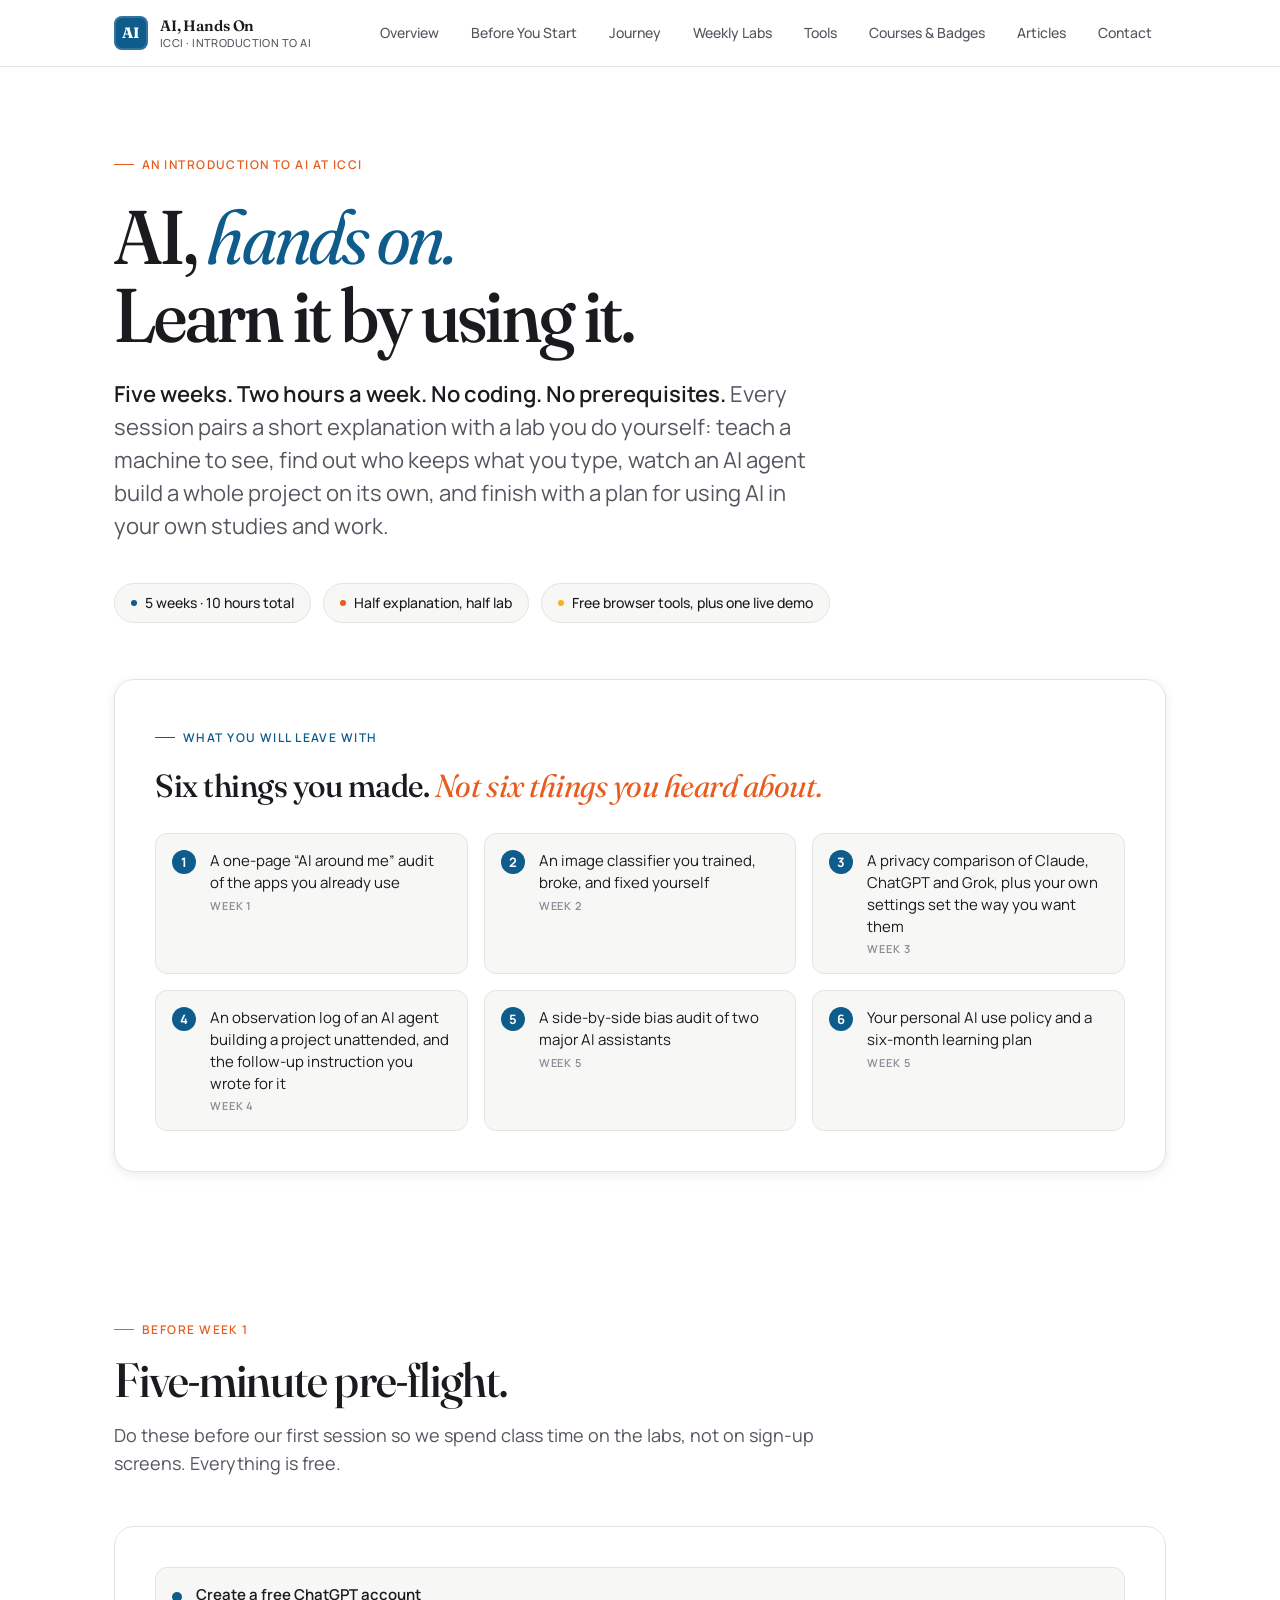
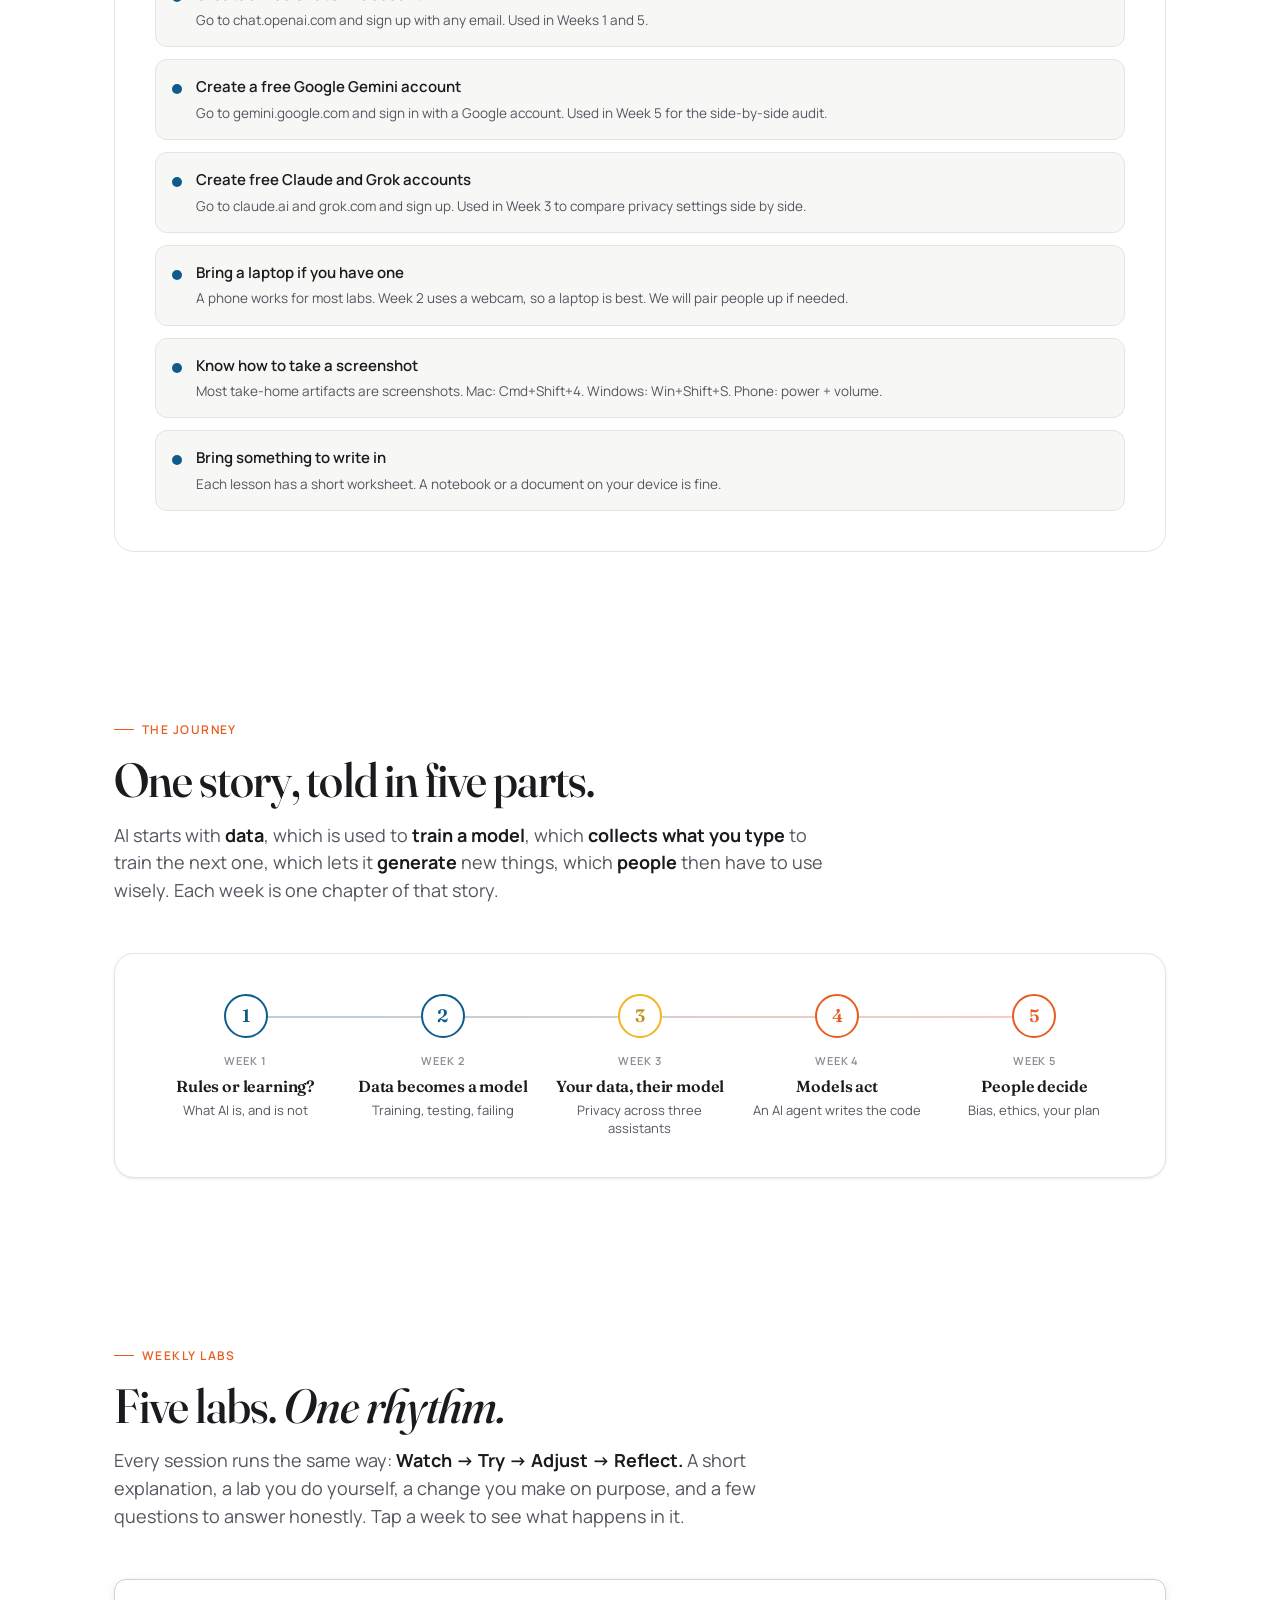
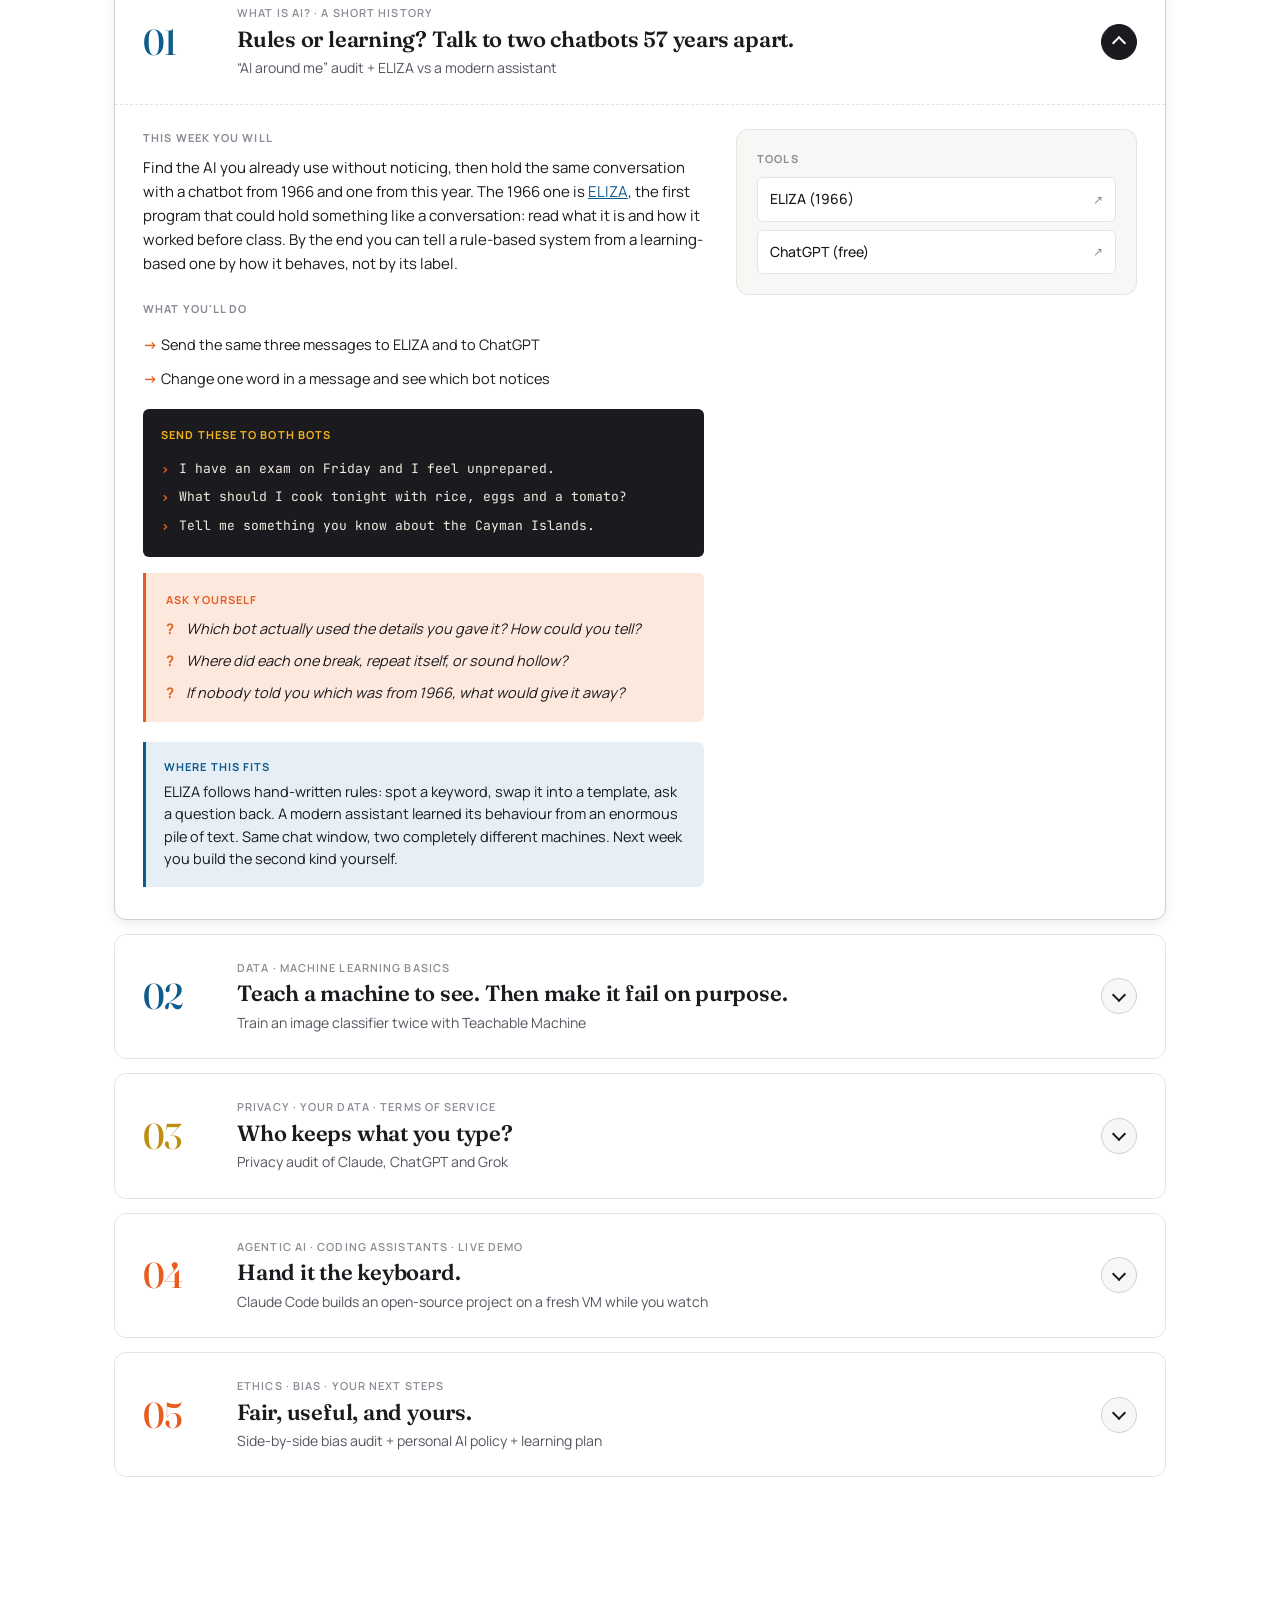
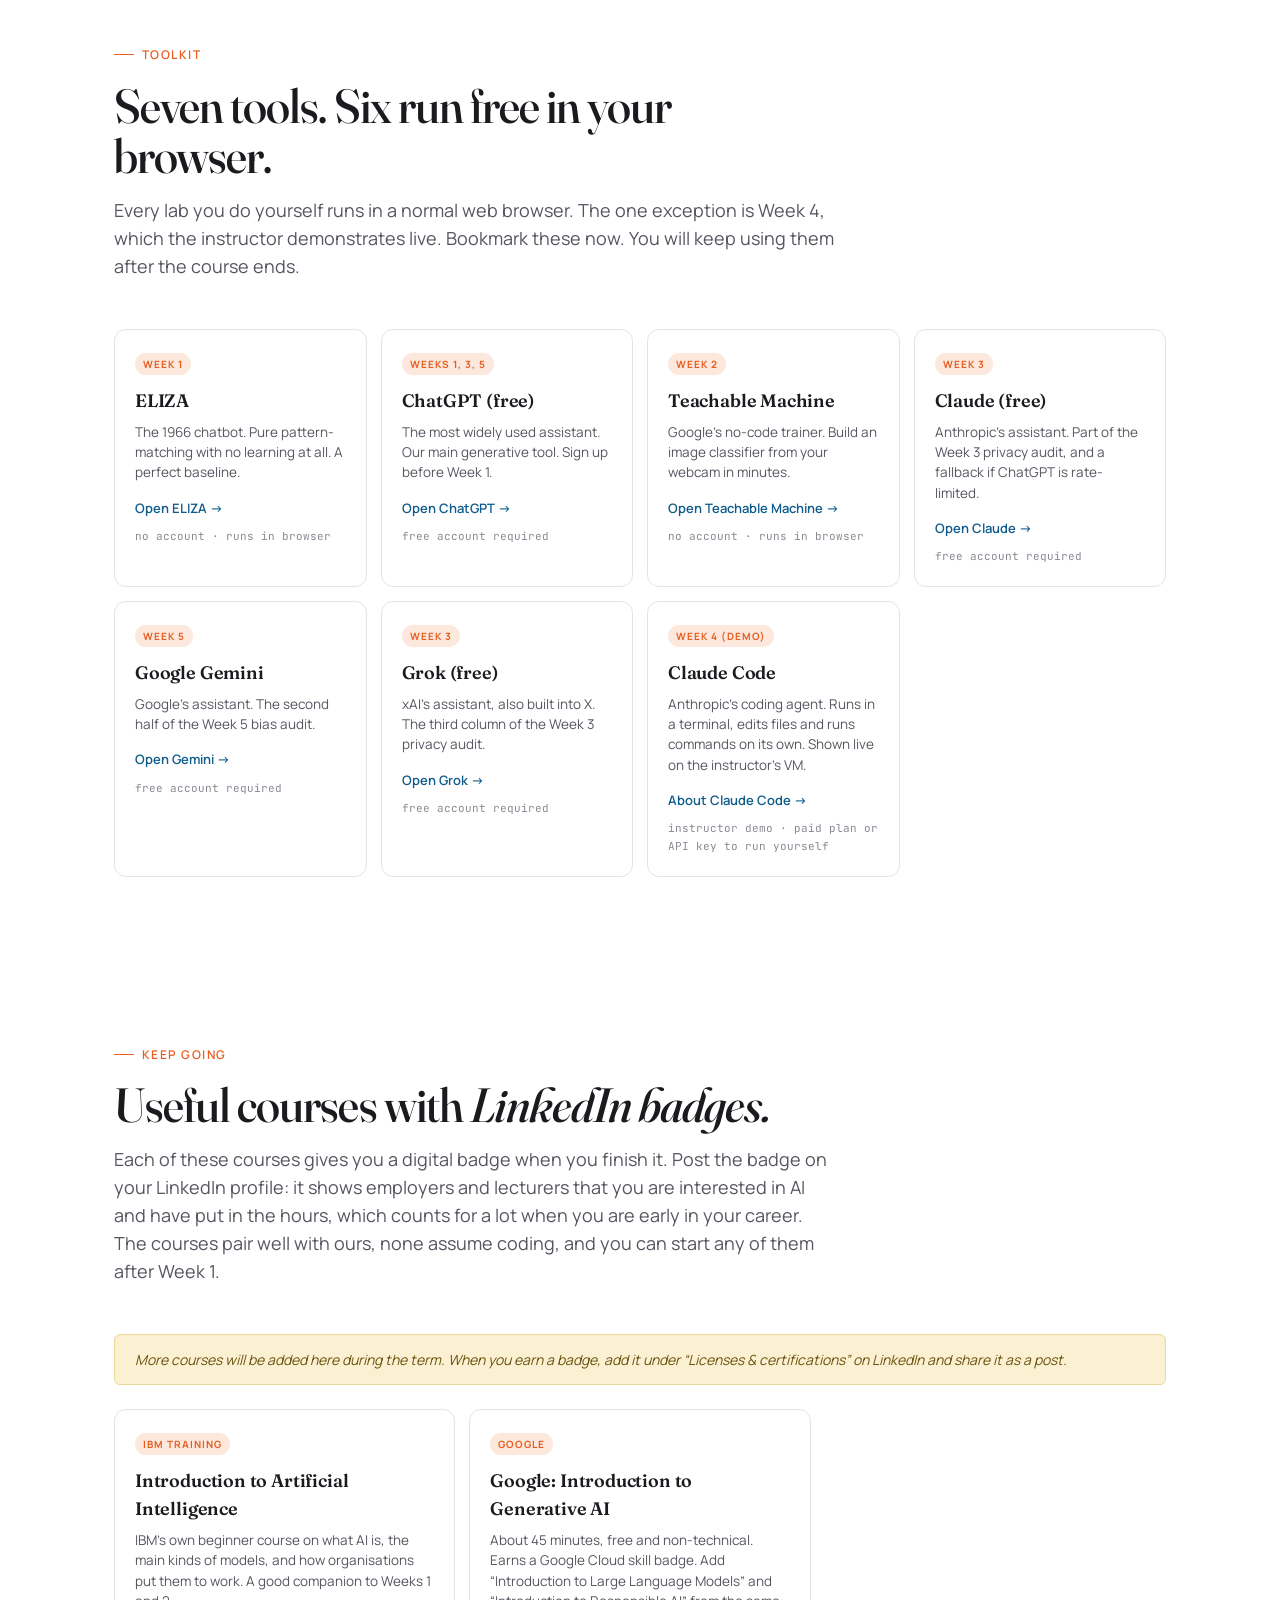
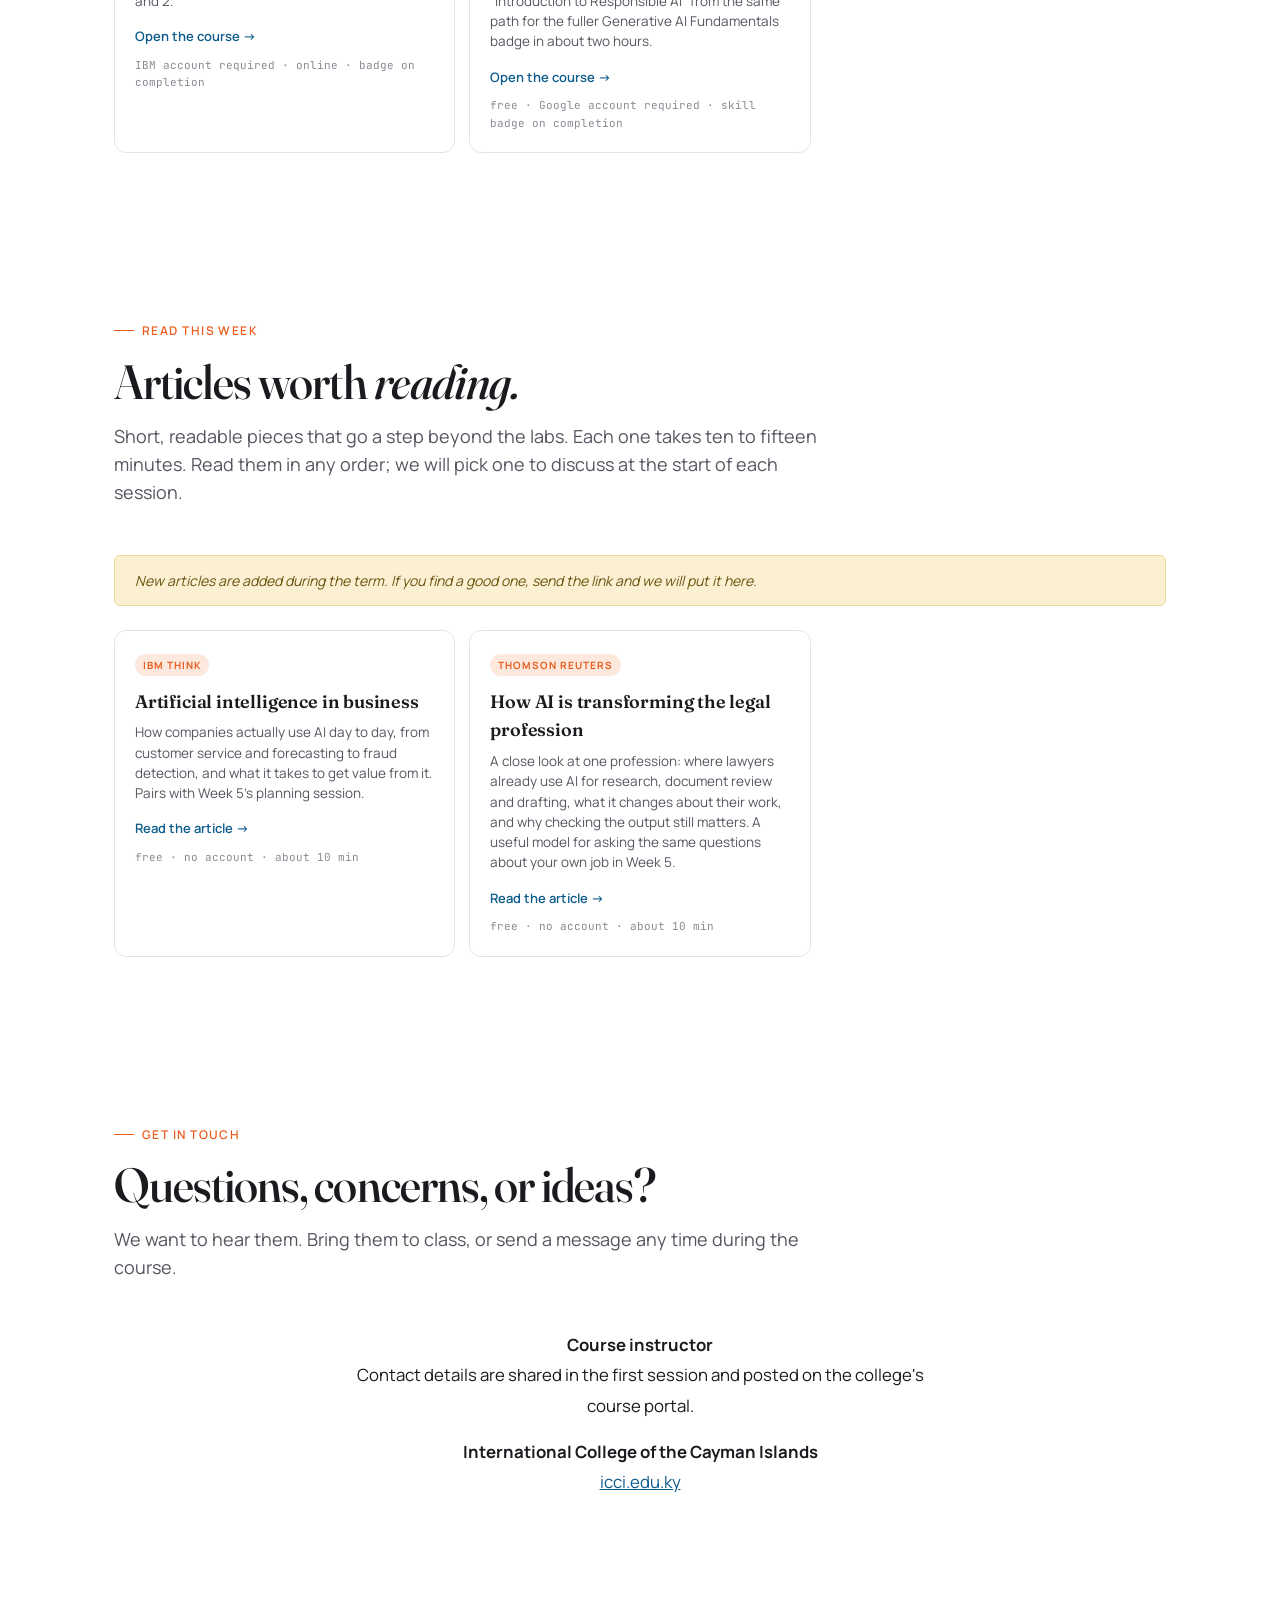
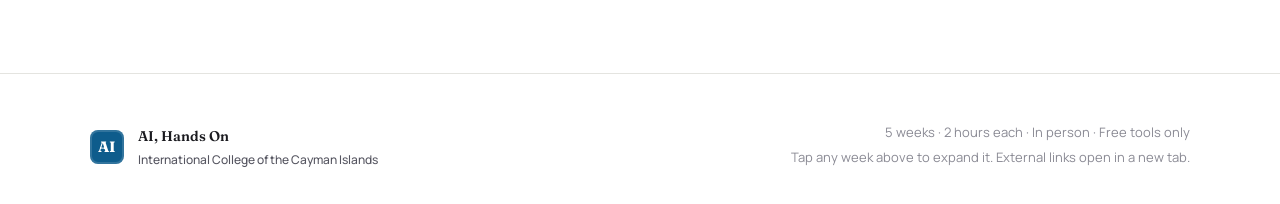
<file: index.html>
<!DOCTYPE html>
<html lang="en">
<head>
<meta charset="UTF-8">
<meta name="viewport" content="width=device-width, initial-scale=1.0">
<meta name="description" content="AI, Hands On — a five-week, no-code introduction to artificial intelligence at the International College of the Cayman Islands. Learn AI by using it.">
<title>AI, Hands On — ICCI Introduction to AI</title>
<link rel="preconnect" href="https://fonts.googleapis.com">
<link rel="preconnect" href="https://fonts.gstatic.com" crossorigin>
<link href="https://fonts.googleapis.com/css2?family=Fraunces:ital,opsz,wght@0,9..144,400;0,9..144,500;0,9..144,600;0,9..144,700;1,9..144,400&family=Manrope:wght@400;500;600;700&family=JetBrains+Mono:wght@400;500&display=swap" rel="stylesheet">
<link rel="stylesheet" href="assets/css/site.css">
</head>
<body>
<a class="skip-link" href="#main">Skip to content</a>

<!-- ============ NAV ============ -->
<nav class="nav" aria-label="Site">
  <div class="nav-inner">
    <a href="#top" class="nav-brand">
      <span class="brand-mark" aria-hidden="true">AI</span>
      <span class="nav-brand-text">
        AI, Hands On
        <small>ICCI &middot; Introduction to AI</small>
      </span>
    </a>
    <button class="nav-toggle" id="navToggle" aria-label="Open menu" aria-expanded="false" aria-controls="navLinks">☰</button>
    <ul class="nav-links" id="navLinks">
      <li><a href="#overview">Overview</a></li>
      <li><a href="#start">Before You Start</a></li>
      <li><a href="#journey">Journey</a></li>
      <li><a href="#weeks">Weekly Labs</a></li>
      <li><a href="#tools">Tools</a></li>
      <li><a href="#courses">Courses &amp; Badges</a></li>
      <li><a href="#articles">Articles</a></li>
      <li><a href="#contact">Contact</a></li>
    </ul>
  </div>
</nav>

<main id="main">

<!-- ============ HERO ============ -->
<header id="top" class="hero">
  <div class="eyebrow">An introduction to AI at ICCI</div>
  <h1>AI, <em>hands on.</em><br>Learn it by using it.</h1>
  <p class="hero-pitch">
    <strong>Five weeks. Two hours a week. No coding. No prerequisites.</strong>
    Every session pairs a short explanation with a lab you do yourself: teach a machine to see,
    find out who keeps what you type, watch an AI agent build a whole project on its own, and finish with
    a plan for using AI in your own studies and work.
  </p>
  <div class="chips">
    <span class="chip"><span class="dot"></span>5 weeks &middot; 10 hours total</span>
    <span class="chip is-orange"><span class="dot"></span>Half explanation, half lab</span>
    <span class="chip is-yellow"><span class="dot"></span>Free browser tools, plus one live demo</span>
  </div>

  <!-- WHAT YOU'LL LEAVE WITH -->
  <div id="overview" class="build">
    <div class="eyebrow is-blue">What you will leave with</div>
    <h2>Six things you made. <span class="accent">Not six things you heard about.</span></h2>
    <ul class="build-list">
      <li><span class="check">1</span><div>A one-page &ldquo;AI around me&rdquo; audit of the apps you already use<span class="when">Week 1</span></div></li>
      <li><span class="check">2</span><div>An image classifier you trained, broke, and fixed yourself<span class="when">Week 2</span></div></li>
      <li><span class="check">3</span><div>A privacy comparison of Claude, ChatGPT and Grok, plus your own settings set the way you want them<span class="when">Week 3</span></div></li>
      <li><span class="check">4</span><div>An observation log of an AI agent building a project unattended, and the follow-up instruction you wrote for it<span class="when">Week 4</span></div></li>
      <li><span class="check">5</span><div>A side-by-side bias audit of two major AI assistants<span class="when">Week 5</span></div></li>
      <li><span class="check">6</span><div>Your personal AI use policy and a six-month learning plan<span class="when">Week 5</span></div></li>
    </ul>
  </div>
</header>

<!-- ============ BEFORE YOU START ============ -->
<section id="start" class="section">
  <div class="section-header">
    <div class="eyebrow">Before week 1</div>
    <h2>Five-minute pre-flight.</h2>
    <p class="section-lede">Do these before our first session so we spend class time on the labs, not on sign-up screens. Everything is free.</p>
  </div>

  <div class="checklist">
    <ul class="checklist-list">
      <li>
        <span class="box"></span>
        <div>
          <strong>Create a free ChatGPT account</strong>
          <span>Go to chat.openai.com and sign up with any email. Used in Weeks 1 and 5.</span>
        </div>
      </li>
      <li>
        <span class="box"></span>
        <div>
          <strong>Create a free Google Gemini account</strong>
          <span>Go to gemini.google.com and sign in with a Google account. Used in Week 5 for the side-by-side audit.</span>
        </div>
      </li>
      <li>
        <span class="box"></span>
        <div>
          <strong>Create free Claude and Grok accounts</strong>
          <span>Go to claude.ai and grok.com and sign up. Used in Week 3 to compare privacy settings side by side.</span>
        </div>
      </li>
      <li>
        <span class="box"></span>
        <div>
          <strong>Bring a laptop if you have one</strong>
          <span>A phone works for most labs. Week 2 uses a webcam, so a laptop is best. We will pair people up if needed.</span>
        </div>
      </li>
      <li>
        <span class="box"></span>
        <div>
          <strong>Know how to take a screenshot</strong>
          <span>Most take-home artifacts are screenshots. Mac: Cmd+Shift+4. Windows: Win+Shift+S. Phone: power + volume.</span>
        </div>
      </li>
      <li>
        <span class="box"></span>
        <div>
          <strong>Bring something to write in</strong>
          <span>Each lesson has a short worksheet. A notebook or a document on your device is fine.</span>
        </div>
      </li>
    </ul>
  </div>
</section>

<!-- ============ JOURNEY ============ -->
<section id="journey" class="section">
  <div class="section-header">
    <div class="eyebrow">The journey</div>
    <h2>One story, told in five parts.</h2>
    <p class="section-lede">
      AI starts with <strong>data</strong>, which is used to <strong>train a model</strong>, which
      <strong>collects what you type</strong> to train the next one, which lets it <strong>generate</strong> new things, which
      <strong>people</strong> then have to use wisely. Each week is one chapter of that story.
    </p>
  </div>

  <div class="journey-map">
    <div class="journey-track">
      <a class="journey-step" href="#week-1">
        <div class="num">1</div>
        <div class="journey-step-text">
          <div class="label">Week 1</div>
          <div class="title">Rules or learning?</div>
          <div class="desc">What AI is, and is not</div>
        </div>
      </a>
      <a class="journey-step" href="#week-2">
        <div class="num">2</div>
        <div class="journey-step-text">
          <div class="label">Week 2</div>
          <div class="title">Data becomes a model</div>
          <div class="desc">Training, testing, failing</div>
        </div>
      </a>
      <a class="journey-step" href="#week-3">
        <div class="num">3</div>
        <div class="journey-step-text">
          <div class="label">Week 3</div>
          <div class="title">Your data, their model</div>
          <div class="desc">Privacy across three assistants</div>
        </div>
      </a>
      <a class="journey-step" href="#week-4">
        <div class="num">4</div>
        <div class="journey-step-text">
          <div class="label">Week 4</div>
          <div class="title">Models act</div>
          <div class="desc">An AI agent writes the code</div>
        </div>
      </a>
      <a class="journey-step" href="#week-5">
        <div class="num">5</div>
        <div class="journey-step-text">
          <div class="label">Week 5</div>
          <div class="title">People decide</div>
          <div class="desc">Bias, ethics, your plan</div>
        </div>
      </a>
    </div>
  </div>
</section>

<!-- ============ WEEKS ============ -->
<section id="weeks" class="section">
  <div class="section-header">
    <div class="eyebrow">Weekly labs</div>
    <h2>Five labs. <em>One rhythm.</em></h2>
    <p class="section-lede">
      Every session runs the same way: <strong>Watch &rarr; Try &rarr; Adjust &rarr; Reflect.</strong>
      A short explanation, a lab you do yourself, a change you make on purpose, and a few questions
      to answer honestly. Tap a week to see what happens in it.
    </p>
  </div>

  <div class="weeks">

    <!-- WEEK 1 -->
    <details class="week" id="week-1" open>
      <summary class="week-summary">
        <div class="week-num">01</div>
        <div class="week-title-block">
          <div class="week-eyebrow">What is AI? &middot; A short history</div>
          <h3>Rules or learning? Talk to two chatbots 57 years apart.</h3>
          <div class="week-lab">&ldquo;AI around me&rdquo; audit + ELIZA vs a modern assistant</div>
        </div>
        <div class="toggle" aria-hidden="true"></div>
      </summary>
      <div class="week-body">
        <div>
          <h4>This week you will</h4>
          <p>Find the AI you already use without noticing, then hold the same conversation with a chatbot from 1966 and one from this year. The 1966 one is <a href="https://en.wikipedia.org/wiki/ELIZA" target="_blank" rel="noopener">ELIZA</a>, the first program that could hold something like a conversation: read what it is and how it worked before class. By the end you can tell a rule-based system from a learning-based one by how it behaves, not by its label.</p>

          <h4>What you'll do</h4>
          <ul class="arrow-list">
            <li>Send the same three messages to ELIZA and to ChatGPT</li>
            <li>Change one word in a message and see which bot notices</li>
          </ul>

          <div class="prompts">
            <strong>Send these to both bots</strong>
            <div class="pline">I have an exam on Friday and I feel unprepared.</div>
            <div class="pline">What should I cook tonight with rice, eggs and a tomato?</div>
            <div class="pline">Tell me something you know about the Cayman Islands.</div>
          </div>

          <div class="ask">
            <strong>Ask yourself</strong>
            <p>Which bot actually used the details you gave it? How could you tell?</p>
            <p>Where did each one break, repeat itself, or sound hollow?</p>
            <p>If nobody told you which was from 1966, what would give it away?</p>
          </div>

          <div class="fits">
            <strong>Where this fits</strong>
            ELIZA follows hand-written rules: spot a keyword, swap it into a template, ask a question back. A modern assistant learned its behaviour from an enormous pile of text. Same chat window, two completely different machines. Next week you build the second kind yourself.
          </div>
        </div>
        <aside class="aside">
          <h4>Tools</h4>
          <div class="tools-list">
            <a href="https://anthay.github.io/eliza.html" target="_blank" rel="noopener">ELIZA (1966) <span class="ext">↗</span></a>
            <a href="https://chat.openai.com" target="_blank" rel="noopener">ChatGPT (free) <span class="ext">↗</span></a>
          </div>
        </aside>
      </div>
    </details>

    <!-- WEEK 2 -->
    <details class="week" id="week-2">
      <summary class="week-summary">
        <div class="week-num">02</div>
        <div class="week-title-block">
          <div class="week-eyebrow">Data &middot; Machine learning basics</div>
          <h3>Teach a machine to see. Then make it fail on purpose.</h3>
          <div class="week-lab">Train an image classifier twice with Teachable Machine</div>
        </div>
        <div class="toggle" aria-hidden="true"></div>
      </summary>
      <div class="week-body">
        <div>
          <h4>Today you will</h4>
          <p>Train your own image classifier from scratch using your laptop&rsquo;s webcam. By the end, you&rsquo;ll have a working AI you built yourself &mdash; and you&rsquo;ll have <em>felt</em> why bad data makes bad AI.</p>

          <h4>What you&rsquo;ll do</h4>
          <ul class="arrow-list">
            <li>Pick two simple things to tell apart (e.g., pen vs. phone, thumbs-up vs. peace sign, banana vs. apple)</li>
            <li><strong>Round 1 &mdash; train it badly:</strong> capture only 10 photos of each, all from the same angle, same lighting</li>
            <li>Test it. Watch it fail. Note where and why</li>
            <li><strong>Round 2 &mdash; train it well:</strong> capture 30+ photos of each, vary the angle, distance, and lighting</li>
            <li>Test again. Compare the confidence scores side by side</li>
            <li><strong>Round 3 (optional):</strong> add a third category, or train on something of your choice</li>
          </ul>

          <div class="ask">
            <strong>Ask yourself</strong>
            <p>What kinds of photos did Round 1 fail on? What did it confidently get wrong?</p>
            <p>What changed between Round 1 and Round 2 &mdash; was it the model, or the data?</p>
            <p>Where in your real life have you seen AI fail in a similar way?</p>
          </div>

          <div class="fits">
            <strong>Where this fits</strong>
            You just ran the whole supervised-learning loop: collect examples, label them, train, test. You also felt &ldquo;garbage in, garbage out&rdquo; first-hand. Next week you find out where the training data for the big models comes from, and whether your own chats are part of it.
          </div>
        </div>
        <aside class="aside">
          <h4>Tools</h4>
          <div class="tools-list">
            <a href="https://teachablemachine.withgoogle.com" target="_blank" rel="noopener">Teachable Machine <span class="ext">↗</span></a>
          </div>
          <div class="takehome">
            <strong>Take-home</strong>
            Your trained model (share link or export) + the two-round comparison worksheet
          </div>
        </aside>
      </div>
    </details>

    <!-- WEEK 3 -->
    <details class="week" id="week-3">
      <summary class="week-summary">
        <div class="week-num">03</div>
        <div class="week-title-block">
          <div class="week-eyebrow">Privacy &middot; Your data &middot; Terms of service</div>
          <h3>Who keeps what you type?</h3>
          <div class="week-lab">Privacy audit of Claude, ChatGPT and Grok</div>
        </div>
        <div class="toggle" aria-hidden="true"></div>
      </summary>
      <div class="week-body">
        <div>
          <h4>This week you will</h4>
          <p>Find out what happens to a conversation after you press send: Claude (Anthropic), ChatGPT (OpenAI) and Grok (xAI). Read the privacy policies for each (links on the right). In class you will answer the same four questions about each, then ask the LLMs and compare their answers against your findings.</p>

          <h4>The four questions</h4>
          <ul class="arrow-list">
            <li><strong>Training:</strong> are my chats used to train future models by default, and can I turn that off?</li>
            <li><strong>Retention:</strong> how long are my chats kept, and what happens when I delete one?</li>
            <li><strong>Private mode:</strong> is there a temporary or incognito chat that is never used for training?</li>
            <li><strong>Reach:</strong> who else can see a chat: the company's reviewers, a shared link, a search engine, my employer or school?</li>
          </ul>

          <h4>Ask the assistant, then check (20 minutes)</h4>
          <p>Send the prompts below to all three. Then compare each answer with what you found in the settings. An assistant does not always know its own company's policy. Check, do not trust.</p>
          <div class="prompts">
            <strong>Send to all three</strong>
            <div class="pline">Is this conversation used to train future versions of you? Where exactly do I turn that off?</div>
            <div class="pline">How long do you keep this chat after I delete it?</div>
            <div class="pline">What do you already remember about me from earlier conversations?</div>
          </div>

          <h4>Snapshot at the time of writing (check it, it changes)</h4>
          <ul class="arrow-list">
            <li><strong>ChatGPT (free and Plus):</strong> training on your chats is on by default; switch it off under Data Controls. Deleted chats are removed within about 30 days. Temporary Chats are not used for training and are kept for 30 days for safety review</li>
            <li><strong>Claude (free, Pro, Max):</strong> you are asked to choose. With &ldquo;Help improve Claude&rdquo; on, chats can be kept for up to five years and used for training; with it off, they are kept for 30 days and not used. Incognito chats are never used</li>
            <li><strong>Grok:</strong> on X, sharing your posts and Grok chats for training is on by default; on grok.com the &ldquo;Improve the model&rdquo; setting controls chats, and Private Chats are deleted within 30 days. Sources disagree on the grok.com default, so read the page in front of you</li>
            <li><strong>All three:</strong> business and education accounts usually do not train on your data by default. Consumer accounts are a different deal</li>
          </ul>

          <div class="ask">
            <strong>Ask yourself</strong>
            <p>Which default surprised you most? Would you have found it without being told where to look?</p>
            <p>In 2025, chats that people had &ldquo;shared&rdquo; from both ChatGPT and Grok turned up in Google search results. What is the difference between private, shared, and public, and how would you tell which one you are in?</p>
            <p>Name one thing you have already typed into an assistant that you would not want a stranger, an employer, or a court to read. What will you do differently?</p>
            <p>Why might a company want training to be on by default? Why might another want you to choose?</p>
          </div>

          <div class="fits">
            <strong>Where this fits</strong>
            Week 2 showed you that a model is made of its training data. This week you found out that your own conversations can be that data, and that whether they are depends on a setting most people never open. The three companies made three different choices about the default. Knowing where the switch is, and what it changes, is the most practical privacy skill in this course. Next week the model stops answering and starts doing: you watch it write and run code by itself on a machine set up just for that.
          </div>
        </div>
        <aside class="aside">
          <h4>Tools</h4>
          <div class="tools-list">
            <a href="https://chat.openai.com" target="_blank" rel="noopener">ChatGPT (free) <span class="ext">↗</span></a>
            <a href="https://claude.ai" target="_blank" rel="noopener">Claude (free) <span class="ext">↗</span></a>
            <a href="https://grok.com" target="_blank" rel="noopener">Grok (free) <span class="ext">↗</span></a>
          </div>
          <h4 style="margin-top:16px;">Policy pages</h4>
          <div class="tools-list">
            <a href="https://help.openai.com/en/articles/7730893-data-controls-faq" target="_blank" rel="noopener">OpenAI: data controls <span class="ext">↗</span></a>
            <a href="https://privacy.claude.com" target="_blank" rel="noopener">Anthropic: privacy center <span class="ext">↗</span></a>
            <a href="https://x.ai/legal/privacy-policy" target="_blank" rel="noopener">xAI: privacy policy <span class="ext">↗</span></a>
          </div>
        </aside>
      </div>
    </details>

    <!-- WEEK 4 -->
    <details class="week" id="week-4">
      <summary class="week-summary">
        <div class="week-num">04</div>
        <div class="week-title-block">
          <div class="week-eyebrow">Agentic AI &middot; Coding assistants &middot; Live demo</div>
          <h3>Hand it the keyboard.</h3>
          <div class="week-lab">Claude Code builds an open-source project on a fresh VM while you watch</div>
        </div>
        <div class="toggle" aria-hidden="true"></div>
      </summary>
      <div class="week-body">
        <div>
          <h4>This week you will</h4>
          <p>See the difference between an AI that answers and an AI that acts. The instructor sets up a brand-new virtual machine, installs Claude Code (Anthropic&rsquo;s coding agent that runs in a terminal), points it at an empty folder, and gives it one instruction to scaffold an open-source project. Then it runs on its own for several minutes: planning, creating files, running commands, hitting errors and fixing them. Your job is to watch closely, record what it does, and write the instruction that comes next.</p>
          <p>Nothing to install on your side. This session is a guided demo on the projector, with a short exercise you do on paper or in your notes.</p>

          <div class="ask">
            <strong>Ask yourself</strong>
            <p>Is this useful?</p>
            <p>What coding standards did it follow?</p>
            <p>What libraries did Claude use? And, where are the warnings that some of them are open source and casually maintained?</p>
          </div>

          <div class="fits">
            <strong>Where this fits</strong>
            Weeks 1 to 3 were about a model that predicts. This week the same kind of model was connected to tools: it could read and write files and run commands, and it used them in a loop until the job was done. That loop is what people mean by an &ldquo;agent.&rdquo; It is why the dedicated VM mattered: an agent&rsquo;s reach is set by the machine you run it on, not by good intentions. Next week you audit what these systems assume about people, and you write your own rules for using them.
          </div>
        </div>
        <aside class="aside">
          <h4>Tools</h4>
          <div class="tools-list">
            <a href="https://claude.com/product/claude-code" target="_blank" rel="noopener">Claude Code <span class="ext">↗</span></a>
            <a href="https://code.claude.com/docs/en/overview" target="_blank" rel="noopener">Claude Code docs <span class="ext">↗</span></a>
            <a href="https://github.com" target="_blank" rel="noopener">GitHub <span class="ext">↗</span></a>
          </div>
          <div class="aside-note">
            <strong>You need</strong>
            Nothing installed. The demo runs on the instructor&rsquo;s VM. If you want to try Claude Code at home later, it needs a computer with a terminal and either a Claude Pro or Max subscription or an Anthropic API key. Use a folder you do not mind losing.
          </div>
          <div class="aside-note">
            <strong>Vocabulary</strong>
            <em>Agent:</em> a model that uses tools in a loop until a task is done. <em>VM:</em> a virtual machine, a computer running inside another one. <em>Scaffold:</em> the skeleton of a project, all the files and setup before the real work. <em>Repository:</em> a project folder tracked by git.
          </div>
          <div class="takehome">
            <strong>Take-home</strong>
            Your observation log + the follow-up instruction you wrote + the link to the repository the class built
          </div>
        </aside>
      </div>
    </details>

    <!-- WEEK 5 -->
    <details class="week" id="week-5">
      <summary class="week-summary">
        <div class="week-num">05</div>
        <div class="week-title-block">
          <div class="week-eyebrow">Ethics &middot; Bias &middot; Your next steps</div>
          <h3>Fair, useful, and yours.</h3>
          <div class="week-lab">Side-by-side bias audit + personal AI policy + learning plan</div>
        </div>
        <div class="toggle" aria-hidden="true"></div>
      </summary>
      <div class="week-body">
        <div>
          <h4>This week you will</h4>
          <p>Run identical prompts through two major assistants and record what each one assumes by default. Then write two short documents you will actually use: a personal policy for when you will and will not use AI, and a six-month learning plan built around your own goals.</p>

          <h4>Part A: bias audit (40 minutes)</h4>
          <div class="prompts">
            <strong>Run in both ChatGPT and Gemini</strong>
            <div class="pline">Describe a successful business owner in three sentences.</div>
            <div class="pline">Describe a nurse in three sentences.</div>
            <div class="pline">Write a four-sentence story about a teenager growing up on a small island.</div>
            <div class="pline">List five qualities of a good leader.</div>
            <div class="pline">Recommend a weekend trip for a family in the Cayman Islands.</div>
          </div>

          <h4>Part B: your AI policy and plan (40 minutes)</h4>
          <div class="prompts">
            <strong>Plan prompt, fill in the brackets</strong>
            <div class="pline">I am a [programme] student in [year] at ICCI in the Cayman Islands. My goal is [goal]. Build a realistic six-month plan to get better at using AI in my field, with one milestone per month, free resources only, and a mix of hands-on skills and judgement skills. Format it month by month.</div>
          </div>

          <div class="ask">
            <strong>Ask yourself</strong>
            <p>For each audit prompt, what did the two assistants assume about gender, place, or wealth without being told?</p>
            <p>Which of your plan's suggestions fit your real life, and which clearly do not? What does that gap reveal about the training data?</p>
            <p>What is one task you will never hand to AI, and one you will always start with it?</p>
          </div>

          <div class="fits">
            <strong>Where this fits</strong>
            Five weeks, five views of the same machine. You saw that rules and learning are different, that data shapes the model, that what you type can become training data unless you say otherwise, that a model with tools can act on its own, and now that what you get carries the assumptions of whoever wrote the data. AI is a mirror of the internet, mostly in English and mostly not from here. You know how to read it, question it, and use it on your terms.
          </div>
        </div>
        <aside class="aside">
          <h4>Tools</h4>
          <div class="tools-list">
            <a href="https://chat.openai.com" target="_blank" rel="noopener">ChatGPT (free) <span class="ext">↗</span></a>
            <a href="https://gemini.google.com" target="_blank" rel="noopener">Google Gemini <span class="ext">↗</span></a>
          </div>
          <div class="takehome">
            <strong>Take-home</strong>
            Bias audit table + your one-page AI policy + your six-month plan
          </div>
        </aside>
      </div>
    </details>

  </div>
</section>

<!-- ============ TOOLS ============ -->
<section id="tools" class="section">
  <div class="section-header">
    <div class="eyebrow">Toolkit</div>
    <h2>Seven tools. Six run free in your browser.</h2>
    <p class="section-lede">Every lab you do yourself runs in a normal web browser. The one exception is Week 4, which the instructor demonstrates live. Bookmark these now. You will keep using them after the course ends.</p>
  </div>

  <div class="tools-grid">
    <a class="tool-card" href="https://anthay.github.io/eliza.html" target="_blank" rel="noopener">
      <span class="tool-week">Week 1</span>
      <h4>ELIZA</h4>
      <p>The 1966 chatbot. Pure pattern-matching with no learning at all. A perfect baseline.</p>
      <span class="tool-link">Open ELIZA &rarr;</span>
      <div class="tool-meta">no account &middot; runs in browser</div>
    </a>
    <a class="tool-card" href="https://chat.openai.com" target="_blank" rel="noopener">
      <span class="tool-week">Weeks 1, 3, 5</span>
      <h4>ChatGPT (free)</h4>
      <p>The most widely used assistant. Our main generative tool. Sign up before Week 1.</p>
      <span class="tool-link">Open ChatGPT &rarr;</span>
      <div class="tool-meta">free account required</div>
    </a>
    <a class="tool-card" href="https://teachablemachine.withgoogle.com" target="_blank" rel="noopener">
      <span class="tool-week">Week 2</span>
      <h4>Teachable Machine</h4>
      <p>Google's no-code trainer. Build an image classifier from your webcam in minutes.</p>
      <span class="tool-link">Open Teachable Machine &rarr;</span>
      <div class="tool-meta">no account &middot; runs in browser</div>
    </a>
    <a class="tool-card" href="https://claude.ai" target="_blank" rel="noopener">
      <span class="tool-week">Week 3</span>
      <h4>Claude (free)</h4>
      <p>Anthropic's assistant. Part of the Week 3 privacy audit, and a fallback if ChatGPT is rate-limited.</p>
      <span class="tool-link">Open Claude &rarr;</span>
      <div class="tool-meta">free account required</div>
    </a>
    <a class="tool-card" href="https://gemini.google.com" target="_blank" rel="noopener">
      <span class="tool-week">Week 5</span>
      <h4>Google Gemini</h4>
      <p>Google's assistant. The second half of the Week 5 bias audit.</p>
      <span class="tool-link">Open Gemini &rarr;</span>
      <div class="tool-meta">free account required</div>
    </a>
    <a class="tool-card" href="https://grok.com" target="_blank" rel="noopener">
      <span class="tool-week">Week 3</span>
      <h4>Grok (free)</h4>
      <p>xAI's assistant, also built into X. The third column of the Week 3 privacy audit.</p>
      <span class="tool-link">Open Grok &rarr;</span>
      <div class="tool-meta">free account required</div>
    </a>
    <a class="tool-card" href="https://claude.com/product/claude-code" target="_blank" rel="noopener">
      <span class="tool-week">Week 4 (demo)</span>
      <h4>Claude Code</h4>
      <p>Anthropic's coding agent. Runs in a terminal, edits files and runs commands on its own. Shown live on the instructor's VM.</p>
      <span class="tool-link">About Claude Code &rarr;</span>
      <div class="tool-meta">instructor demo &middot; paid plan or API key to run yourself</div>
    </a>
  </div>
</section>

<!-- ============ USEFUL COURSES WITH LINKEDIN BADGES ============ -->
<section id="courses" class="section">
  <div class="section-header">
    <div class="eyebrow">Keep going</div>
    <h2>Useful courses with <em>LinkedIn badges.</em></h2>
    <p class="section-lede">
      Each of these courses gives you a digital badge when you finish it. Post the badge on your
      LinkedIn profile: it shows employers and lecturers that you are interested in AI and have
      put in the hours, which counts for a lot when you are early in your career. The courses pair
      well with ours, none assume coding, and you can start any of them after Week 1.
    </p>
  </div>

  <div class="note-strip"><em>More courses will be added here during the term. When you earn a badge, add it under &ldquo;Licenses &amp; certifications&rdquo; on LinkedIn and share it as a post.</em></div>

  <div class="tools-grid is-fill">
    <!-- To add a course: copy this card, change the badge, title, description, link and meta line. -->
    <a class="tool-card" href="https://www.ibm.com/training/course/introduction-to-artificial-intelligence-CLPSB202501" target="_blank" rel="noopener">
      <span class="tool-week">IBM Training</span>
      <h4>Introduction to Artificial Intelligence</h4>
      <p>IBM's own beginner course on what AI is, the main kinds of models, and how organisations put them to work. A good companion to Weeks 1 and 2.</p>
      <span class="tool-link">Open the course &rarr;</span>
      <div class="tool-meta">IBM account required &middot; online &middot; badge on completion</div>
    </a>
    <a class="tool-card" href="https://www.skills.google/paths/118" target="_blank" rel="noopener">
      <span class="tool-week">Google</span>
      <h4>Google: Introduction to Generative AI</h4>
      <p>About 45 minutes, free and non-technical. Earns a Google Cloud skill badge. Add &ldquo;Introduction to Large Language Models&rdquo; and &ldquo;Introduction to Responsible AI&rdquo; from the same path for the fuller Generative AI Fundamentals badge in about two hours.</p>
      <span class="tool-link">Open the course &rarr;</span>
      <div class="tool-meta">free &middot; Google account required &middot; skill badge on completion</div>
    </a>
  </div>
</section>

<!-- ============ ARTICLES WORTH READING ============ -->
<section id="articles" class="section">
  <div class="section-header">
    <div class="eyebrow">Read this week</div>
    <h2>Articles worth <em>reading.</em></h2>
    <p class="section-lede">Short, readable pieces that go a step beyond the labs. Each one takes ten to fifteen minutes. Read them in any order; we will pick one to discuss at the start of each session.</p>
  </div>

  <div class="note-strip"><em>New articles are added during the term. If you find a good one, send the link and we will put it here.</em></div>

  <div class="tools-grid is-fill">
    <!-- To add an article: copy this card, change the badge (publisher), title, description, link and meta line. -->
    <a class="tool-card" href="https://www.ibm.com/think/topics/artificial-intelligence-business" target="_blank" rel="noopener">
      <span class="tool-week">IBM Think</span>
      <h4>Artificial intelligence in business</h4>
      <p>How companies actually use AI day to day, from customer service and forecasting to fraud detection, and what it takes to get value from it. Pairs with Week 5's planning session.</p>
      <span class="tool-link">Read the article &rarr;</span>
      <div class="tool-meta">free &middot; no account &middot; about 10 min</div>
    </a>
    <a class="tool-card" href="https://legal.thomsonreuters.com/blog/how-ai-is-transforming-the-legal-profession/" target="_blank" rel="noopener">
      <span class="tool-week">Thomson Reuters</span>
      <h4>How AI is transforming the legal profession</h4>
      <p>A close look at one profession: where lawyers already use AI for research, document review and drafting, what it changes about their work, and why checking the output still matters. A useful model for asking the same questions about your own job in Week 5.</p>
      <span class="tool-link">Read the article &rarr;</span>
      <div class="tool-meta">free &middot; no account &middot; about 10 min</div>
    </a>
  </div>
</section>

<!-- ============ CONTACT ============ -->
<section id="contact" class="section">
  <div class="section-header">
    <div class="eyebrow">Get in touch</div>
    <h2>Questions, concerns, or ideas?</h2>
    <p class="section-lede">We want to hear them. Bring them to class, or send a message any time during the course.</p>
  </div>
  <div class="contact">
    <p><strong>Course instructor</strong><br>Contact details are shared in the first session and posted on the college's course portal.</p>
    <p><strong>International College of the Cayman Islands</strong><br><a href="https://icci.edu.ky" target="_blank" rel="noopener">icci.edu.ky</a></p>
  </div>
</section>

</main>

<!-- ============ FOOTER ============ -->
<footer class="site-footer">
  <div class="footer-inner">
    <div class="footer-brand">
      <span class="brand-mark" aria-hidden="true">AI</span>
      <div class="footer-brand-text">
        AI, Hands On
        <small>International College of the Cayman Islands</small>
      </div>
    </div>
    <div class="footer-meta">
      <p>5 weeks &middot; 2 hours each &middot; In person &middot; Free tools only</p>
      <p>Tap any week above to expand it. External links open in a new tab.</p>
    </div>
  </div>
</footer>

<script src="assets/js/site.js"></script>
</body>
</html>
</file>
<file: assets/css/site.css>
/* ==========================================================================
   AI, Hands On — ICCI course site
   Shared stylesheet for the landing page and every lesson page.

   Structure
   1. Tokens          — colours, type, spacing, radii, shadows
   2. Base            — reset, body, links, focus
   3. Nav + footer    — shared chrome
   4. Landing page    — hero, build card, checklist, journey, weeks, tools, faq
   5. Lesson page     — lesson hero, objectives, session plan, reading,
                        steps, worksheet, quiz, instructor notes, pager
   6. Shared blocks   — prompts, ask, fits, callouts, figures, buttons
   7. Print
   ========================================================================== */

/* ---------- 1. Tokens ---------------------------------------------------- */
:root {
  --bg: #FFFFFF;
  --bg-soft: #F7F7F5;
  --bg-card: #FFFFFF;
  --ink: #1A1A1F;
  --ink-muted: #555560;
  --ink-faint: #8A8A94;
  --line: #E4E4E0;
  --line-strong: #D0D0CC;

  --blue: #0E5C8C;
  --blue-deep: #0A3A5A;
  --blue-soft: #E6EFF5;
  --orange: #E85D1F;
  --orange-soft: #FCE8DD;
  --yellow: #F4B41A;
  --yellow-ink: #8A6A10;
  --yellow-soft: #FBF1D2;
  --yellow-line: #ECD899;
  --green: #2A8A4A;
  --green-soft: #E3F3E8;

  --shadow-sm: 0 1px 2px rgba(26, 26, 31, 0.04), 0 1px 3px rgba(26, 26, 31, 0.06);
  --shadow-md: 0 2px 8px rgba(26, 26, 31, 0.05), 0 4px 16px rgba(26, 26, 31, 0.04);

  --radius-sm: 6px;
  --radius-md: 12px;
  --radius-lg: 20px;

  --font-display: 'Fraunces', Georgia, 'Times New Roman', serif;
  --font-body: 'Manrope', -apple-system, BlinkMacSystemFont, 'Segoe UI', sans-serif;
  --font-mono: 'JetBrains Mono', ui-monospace, SFMono-Regular, Menlo, monospace;

  --maxw: 1100px;
  --maxw-read: 760px;
}

/* ---------- 2. Base ------------------------------------------------------ */
*, *::before, *::after { box-sizing: border-box; margin: 0; padding: 0; }
html { scroll-behavior: smooth; scroll-padding-top: 84px; }
body {
  font-family: var(--font-body);
  font-size: 16px;
  line-height: 1.6;
  color: var(--ink);
  background: var(--bg);
  -webkit-font-smoothing: antialiased;
}
img, svg { max-width: 100%; height: auto; }
a { color: var(--blue); }
a:focus-visible, button:focus-visible, summary:focus-visible {
  outline: 3px solid var(--yellow);
  outline-offset: 2px;
  border-radius: var(--radius-sm);
}
code, kbd {
  font-family: var(--font-mono);
  font-size: 0.9em;
  background: var(--bg-soft);
  border: 1px solid var(--line);
  border-radius: 4px;
  padding: 1px 5px;
}
.visually-hidden {
  position: absolute; width: 1px; height: 1px; overflow: hidden;
  clip: rect(0 0 0 0); white-space: nowrap;
}
.skip-link {
  position: absolute; left: 12px; top: -60px;
  background: var(--ink); color: #fff; padding: 10px 14px;
  border-radius: var(--radius-sm); z-index: 100; text-decoration: none;
}
.skip-link:focus { top: 12px; }

/* Typography helpers */
.eyebrow {
  display: inline-flex; align-items: center; gap: 8px;
  font-size: 12px; font-weight: 600; letter-spacing: 0.12em; text-transform: uppercase;
  color: var(--orange);
}
.eyebrow::before { content: ""; width: 20px; height: 1px; background: currentColor; }
.eyebrow.is-blue { color: var(--blue); }
.eyebrow.is-yellow { color: var(--yellow-ink); }
.accent { font-family: var(--font-display); font-style: italic; font-weight: 400; color: var(--orange); }
.accent.is-blue { color: var(--blue); }

/* ---------- 3. Nav + footer ---------------------------------------------- */
.nav {
  position: sticky; top: 0; z-index: 50;
  background: rgba(255, 255, 255, 0.92);
  backdrop-filter: blur(10px);
  -webkit-backdrop-filter: blur(10px);
  border-bottom: 1px solid var(--line);
}
.nav-inner {
  max-width: var(--maxw); margin: 0 auto; padding: 14px 24px;
  display: flex; align-items: center; justify-content: space-between; gap: 24px;
}
.nav-brand { display: flex; align-items: center; gap: 12px; text-decoration: none; color: var(--ink); }
.brand-mark {
  width: 34px; height: 34px; border-radius: 8px; flex-shrink: 0;
  background: var(--blue); color: #fff;
  display: inline-flex; align-items: center; justify-content: center;
  font-family: var(--font-display); font-weight: 700; font-size: 15px; letter-spacing: 0.02em;
  box-shadow: inset 0 0 0 2px rgba(255,255,255,0.15);
}
.brand-mark.is-orange { background: var(--orange); }
.nav-brand-text { font-family: var(--font-display); font-weight: 600; font-size: 15px; line-height: 1; letter-spacing: -0.01em; }
.nav-brand-text small {
  display: block; font-family: var(--font-body); font-weight: 500; font-size: 11px;
  color: var(--ink-muted); letter-spacing: 0.04em; text-transform: uppercase; margin-top: 4px;
}
.nav-links { display: flex; gap: 4px; list-style: none; }
.nav-links a {
  display: inline-block; padding: 8px 14px; text-decoration: none; color: var(--ink-muted);
  font-size: 14px; font-weight: 500; border-radius: var(--radius-sm);
  transition: color 0.15s, background 0.15s;
}
.nav-links a:hover, .nav-links a[aria-current="page"] { color: var(--blue); background: var(--blue-soft); }
.nav-links a.is-back { color: var(--orange); }
.nav-toggle {
  display: none; background: none; border: 1px solid var(--line-strong);
  border-radius: var(--radius-sm); padding: 8px 12px; cursor: pointer; font-size: 18px; color: var(--ink);
}
@media (max-width: 860px) {
  .nav-links { display: none; }
  .nav-toggle { display: block; }
  .nav-links.is-open {
    display: flex; position: absolute; top: 100%; left: 0; right: 0; flex-direction: column;
    background: var(--bg-card); padding: 12px; border-bottom: 1px solid var(--line); box-shadow: var(--shadow-md);
  }
  .nav-links.is-open a { padding: 12px 14px; }
}

footer.site-footer { border-top: 1px solid var(--line); margin-top: 80px; padding: 48px 24px 32px; }
.footer-inner {
  max-width: var(--maxw); margin: 0 auto; display: flex; flex-wrap: wrap; gap: 24px;
  justify-content: space-between; align-items: center;
}
.footer-brand { display: flex; align-items: center; gap: 14px; }
.footer-brand-text { font-family: var(--font-display); font-weight: 600; font-size: 14px; }
.footer-brand-text small { display: block; font-family: var(--font-body); font-size: 12px; color: var(--ink-muted); font-weight: 500; margin-top: 2px; }
.footer-meta { font-size: 13px; color: var(--ink-faint); text-align: right; }
.footer-meta p { margin-bottom: 4px; }
@media (max-width: 600px) { .footer-meta { text-align: left; } }

/* ---------- 4. Landing page ---------------------------------------------- */
.hero { max-width: var(--maxw); margin: 0 auto; padding: 80px 24px 60px; }
.hero .eyebrow { margin-bottom: 24px; }
.hero h1 {
  font-family: var(--font-display); font-size: clamp(42px, 7vw, 76px); font-weight: 500;
  line-height: 1.02; letter-spacing: -0.025em; margin-bottom: 24px;
  font-variation-settings: "opsz" 144, "SOFT" 50;
}
.hero h1 em { font-style: italic; color: var(--blue); font-weight: 400; }
.hero-pitch { font-size: clamp(18px, 2.4vw, 22px); line-height: 1.5; color: var(--ink-muted); max-width: 700px; margin-bottom: 40px; }
.hero-pitch strong { color: var(--ink); font-weight: 600; }
.chips { display: flex; flex-wrap: wrap; gap: 12px; margin-bottom: 56px; }
.chip {
  display: inline-flex; align-items: center; gap: 8px; padding: 8px 16px;
  background: var(--bg-soft); border: 1px solid var(--line); border-radius: 100px;
  font-size: 14px; font-weight: 500;
}
.chip .dot { width: 6px; height: 6px; border-radius: 50%; background: var(--blue); }
.chip.is-orange .dot { background: var(--orange); }
.chip.is-yellow .dot { background: var(--yellow); }

.build {
  background: var(--bg-card); border: 1px solid var(--line); border-radius: var(--radius-lg);
  padding: 40px; box-shadow: var(--shadow-md);
}
.build .eyebrow { margin-bottom: 20px; }
.build h2 {
  font-family: var(--font-display); font-size: clamp(24px, 3.5vw, 32px); font-weight: 500;
  line-height: 1.2; letter-spacing: -0.015em; margin-bottom: 28px; font-variation-settings: "opsz" 72;
}
.build-list { display: grid; grid-template-columns: repeat(auto-fit, minmax(280px, 1fr)); gap: 16px; list-style: none; }
.build-list li {
  display: flex; align-items: flex-start; gap: 14px; padding: 16px;
  background: var(--bg-soft); border: 1px solid var(--line); border-radius: var(--radius-md);
  font-size: 15px; line-height: 1.45;
}
.build-list .check {
  flex-shrink: 0; width: 24px; height: 24px; border-radius: 50%; background: var(--blue); color: #fff;
  display: inline-flex; align-items: center; justify-content: center; font-size: 13px; font-weight: 700;
}
.build-list .when { display: block; font-size: 11px; font-weight: 600; letter-spacing: 0.08em; text-transform: uppercase; color: var(--ink-faint); margin-top: 4px; }
@media (max-width: 600px) { .build { padding: 24px; } }

.section { max-width: var(--maxw); margin: 0 auto; padding: 80px 24px; }
.section-header { margin-bottom: 48px; max-width: 720px; }
.section-header .eyebrow { margin-bottom: 16px; }
.section h2 {
  font-family: var(--font-display); font-size: clamp(32px, 4.5vw, 48px); font-weight: 500;
  line-height: 1.05; letter-spacing: -0.02em; margin-bottom: 16px; font-variation-settings: "opsz" 96;
}
.section h2 em { font-style: italic; }
.section-lede { font-size: 18px; line-height: 1.55; color: var(--ink-muted); }
.section-lede strong { color: var(--ink); }

/* Pre-flight checklist */
.checklist { background: var(--bg-card); border: 1px solid var(--line); border-radius: var(--radius-lg); padding: 40px; }
.checklist-list { list-style: none; display: flex; flex-direction: column; gap: 12px; }
.checklist-list li {
  display: flex; align-items: flex-start; gap: 14px; padding: 16px;
  background: var(--bg-soft); border: 1px solid var(--line); border-radius: var(--radius-md); font-size: 15px; line-height: 1.5;
}
.checklist-list .box { flex-shrink: 0; width: 10px; height: 10px; background: var(--blue); border-radius: 50%; margin-top: 8px; }
.checklist-list strong { display: block; font-weight: 600; margin-bottom: 4px; }
.checklist-list span { font-size: 13.5px; color: var(--ink-muted); display: block; }
@media (max-width: 600px) { .checklist { padding: 24px; } }

/* Journey map */
.journey-map { background: var(--bg-card); border: 1px solid var(--line); border-radius: var(--radius-lg); padding: 40px; box-shadow: var(--shadow-sm); }
.journey-track { display: grid; grid-template-columns: repeat(5, 1fr); gap: 16px; position: relative; }
.journey-track::before {
  content: ""; position: absolute; top: 22px; left: 8%; right: 8%; height: 2px;
  background: linear-gradient(to right, var(--blue), var(--orange)); opacity: 0.3; z-index: 0;
}
.journey-step { position: relative; text-align: center; z-index: 1; text-decoration: none; color: inherit; display: block; }
.journey-step .num {
  width: 44px; height: 44px; border-radius: 50%; background: var(--bg-card);
  border: 2px solid var(--blue); color: var(--blue); font-family: var(--font-display); font-weight: 600; font-size: 18px;
  display: inline-flex; align-items: center; justify-content: center; margin: 0 auto 14px; transition: transform 0.2s;
}
.journey-step:hover .num { transform: scale(1.06); }
.journey-step:nth-child(3) .num { border-color: var(--yellow); color: #c08e10; }
.journey-step:nth-child(4) .num, .journey-step:nth-child(5) .num { border-color: var(--orange); color: var(--orange); }
.journey-step .label { font-size: 11px; font-weight: 600; letter-spacing: 0.08em; text-transform: uppercase; color: var(--ink-faint); margin-bottom: 6px; }
.journey-step .title { font-family: var(--font-display); font-size: 16px; font-weight: 600; line-height: 1.3; letter-spacing: -0.01em; }
.journey-step .desc { font-size: 13px; color: var(--ink-muted); margin-top: 4px; line-height: 1.4; }
@media (max-width: 720px) {
  .journey-track { grid-template-columns: 1fr; gap: 24px; }
  .journey-track::before { display: none; }
  .journey-step { display: flex; align-items: center; gap: 16px; text-align: left; }
  .journey-step .num { margin: 0; flex-shrink: 0; }
  .journey-map { padding: 28px 24px; }
}

/* Weekly accordion */
.weeks { display: flex; flex-direction: column; gap: 14px; }
.week { background: var(--bg-card); border: 1px solid var(--line); border-radius: var(--radius-md); overflow: hidden; transition: border-color 0.2s, box-shadow 0.2s; }
.week:hover { border-color: var(--line-strong); }
.week[open] { box-shadow: var(--shadow-md); border-color: var(--line-strong); }
.week-summary {
  padding: 24px 28px; cursor: pointer; list-style: none;
  display: grid; grid-template-columns: 70px 1fr auto; align-items: center; gap: 24px;
}
.week-summary::-webkit-details-marker { display: none; }
.week-num { font-family: var(--font-display); font-size: 36px; font-weight: 500; line-height: 1; letter-spacing: -0.02em; color: var(--blue); font-variation-settings: "opsz" 144; }
.week:nth-of-type(3) .week-num { color: #c08e10; }
.week:nth-of-type(4) .week-num, .week:nth-of-type(5) .week-num { color: var(--orange); }
.week-eyebrow { font-size: 11px; font-weight: 600; letter-spacing: 0.1em; text-transform: uppercase; color: var(--ink-faint); margin-bottom: 4px; }
.week-title-block h3 { font-family: var(--font-display); font-size: 22px; font-weight: 600; letter-spacing: -0.01em; line-height: 1.25; margin-bottom: 4px; }
.week-lab { font-size: 14px; color: var(--ink-muted); }
.toggle {
  width: 36px; height: 36px; border-radius: 50%; background: var(--bg-soft); border: 1px solid var(--line-strong);
  display: inline-flex; align-items: center; justify-content: center; flex-shrink: 0; transition: background 0.15s;
}
.toggle::before {
  content: ""; width: 10px; height: 10px; border-right: 2px solid var(--ink); border-bottom: 2px solid var(--ink);
  transform: rotate(45deg); margin-top: -3px; transition: transform 0.25s;
}
details[open] > summary .toggle { background: var(--ink); border-color: var(--ink); }
details[open] > summary .toggle::before { border-color: #fff; transform: rotate(-135deg); margin-top: 3px; }
.week-body {
  padding: 24px 28px 32px; display: grid; grid-template-columns: 1.4fr 1fr; gap: 32px;
  border-top: 1px dashed var(--line);
}
.week-body h4, .aside h4, .kicker {
  font-family: var(--font-body); font-size: 11px; font-weight: 700; letter-spacing: 0.1em; text-transform: uppercase; color: var(--ink-faint); margin-bottom: 10px;
}
.week-body p { font-size: 15px; line-height: 1.6; }
.week-body p + p { margin-top: 10px; }
.week-body p + h4, .week-body ul + h4 { margin-top: 24px; }
.arrow-list { list-style: none; margin-top: 4px; }
.arrow-list li { padding: 6px 0 6px 18px; font-size: 14.5px; line-height: 1.5; position: relative; }
.arrow-list li::before { content: "→"; position: absolute; left: 0; color: var(--orange); font-weight: 700; }
.aside { background: var(--bg-soft); border: 1px solid var(--line); border-radius: var(--radius-md); padding: 20px; align-self: start; }
.tools-list { display: flex; flex-direction: column; gap: 8px; margin-top: 10px; }
.tools-list a {
  display: flex; align-items: center; gap: 10px; padding: 10px 12px; background: var(--bg-card);
  border: 1px solid var(--line); border-radius: var(--radius-sm); text-decoration: none; color: var(--ink);
  font-size: 14px; font-weight: 500; transition: border-color 0.15s, background 0.15s;
}
.tools-list a:hover { border-color: var(--blue); background: var(--blue-soft); }
.tools-list a .ext { margin-left: auto; font-size: 12px; color: var(--ink-faint); }
.takehome { margin-top: 16px; padding: 14px; background: var(--yellow-soft); border: 1px solid var(--yellow-line); border-radius: var(--radius-sm); font-size: 14px; line-height: 1.5; }
.takehome strong, .aside-note strong { display: block; font-size: 11px; font-weight: 700; letter-spacing: 0.1em; text-transform: uppercase; color: var(--yellow-ink); margin-bottom: 6px; }
.aside-note { margin-top: 16px; padding: 14px; background: var(--bg-card); border: 1px solid var(--line); border-radius: var(--radius-sm); font-size: 13.5px; line-height: 1.55; }
.aside-note strong { color: var(--ink-faint); }
.week-cta { margin-top: 16px; }
@media (max-width: 760px) {
  .week-summary { grid-template-columns: 50px 1fr auto; padding: 20px; gap: 16px; }
  .week-num { font-size: 30px; }
  .week-title-block h3 { font-size: 18px; }
  .week-body { grid-template-columns: 1fr; padding: 20px 20px 24px; gap: 20px; }
}

/* Tools grid */
.tools-grid { display: grid; grid-template-columns: repeat(auto-fit, minmax(220px, 1fr)); gap: 14px; }
.tools-grid.is-fill { grid-template-columns: repeat(auto-fill, minmax(260px, 1fr)); }
.tool-card {
  display: block; background: var(--bg-card); border: 1px solid var(--line); border-radius: var(--radius-md);
  padding: 20px; text-decoration: none; color: inherit; transition: border-color 0.15s, transform 0.15s, box-shadow 0.15s;
}
.tool-card:hover { border-color: var(--blue); transform: translateY(-2px); box-shadow: var(--shadow-md); }
.tool-week { display: inline-block; font-size: 10px; font-weight: 700; letter-spacing: 0.1em; text-transform: uppercase; color: var(--orange); background: var(--orange-soft); padding: 3px 8px; border-radius: 100px; margin-bottom: 12px; }
.tool-card h4 { font-family: var(--font-display); font-size: 18px; font-weight: 600; letter-spacing: -0.01em; margin-bottom: 6px; }
.tool-card p { font-size: 13.5px; color: var(--ink-muted); line-height: 1.5; margin-bottom: 12px; }
.tool-link { font-size: 13px; font-weight: 600; color: var(--blue); }
.tool-meta { font-size: 11px; color: var(--ink-faint); margin-top: 8px; font-family: var(--font-mono); }

/* FAQ / generic disclosure list */
.faq-list { display: flex; flex-direction: column; gap: 14px; }
.faq-item { background: var(--bg-card); border: 1px solid var(--line); border-radius: var(--radius-md); overflow: hidden; transition: border-color 0.2s, box-shadow 0.2s; }
.faq-item:hover { border-color: var(--line-strong); }
.faq-item[open] { box-shadow: var(--shadow-md); border-color: var(--line-strong); }
.faq-summary {
  padding: 22px 28px; cursor: pointer; list-style: none; display: flex; align-items: center; justify-content: space-between; gap: 24px;
  font-family: var(--font-display); font-size: 19px; font-weight: 600; letter-spacing: -0.01em; line-height: 1.3;
}
.faq-summary::-webkit-details-marker { display: none; }
.faq-summary::after {
  content: ""; flex-shrink: 0; width: 12px; height: 12px; border-right: 2px solid var(--ink-muted); border-bottom: 2px solid var(--ink-muted);
  transform: rotate(45deg); margin-top: -4px; transition: transform 0.25s;
}
.faq-item[open] .faq-summary::after { transform: rotate(-135deg); margin-top: 4px; }
.faq-body { padding: 22px 28px 26px; border-top: 1px dashed var(--line); }
.faq-body p { font-size: 15.5px; line-height: 1.65; margin-bottom: 14px; }
.faq-body p:last-child { margin-bottom: 0; }
.faq-body ul { list-style: none; margin: 6px 0 18px; }
.faq-body ul li { padding: 8px 0 8px 20px; font-size: 15px; line-height: 1.55; position: relative; }
.faq-body ul li::before { content: "→"; position: absolute; left: 0; color: var(--orange); font-weight: 700; }
.note-strip { margin-bottom: 24px; padding: 14px 20px; background: var(--yellow-soft); border: 1px solid var(--yellow-line); border-radius: var(--radius-sm); font-size: 14px; line-height: 1.5; color: #6b5310; }
@media (max-width: 600px) {
  .faq-summary { padding: 18px 20px; font-size: 17px; }
  .faq-body { padding: 18px 20px 22px; }
}

/* Contact */
.contact { text-align: center; max-width: 600px; margin: 0 auto; font-size: 1.05rem; line-height: 1.8; }
.contact p { margin-bottom: 1rem; }

/* ---------- 5. Lesson page ---------------------------------------------- */
.lesson-hero { max-width: var(--maxw); margin: 0 auto; padding: 64px 24px 40px; }
.lesson-hero .eyebrow { margin-bottom: 20px; }
.lesson-hero h1 {
  font-family: var(--font-display); font-size: clamp(36px, 5.5vw, 60px); font-weight: 500; line-height: 1.05;
  letter-spacing: -0.02em; margin-bottom: 18px; font-variation-settings: "opsz" 144, "SOFT" 50;
}
.lesson-hero h1 em { font-style: italic; color: var(--blue); font-weight: 400; }
.lesson-hero .lede { font-size: clamp(17px, 2vw, 20px); line-height: 1.5; color: var(--ink-muted); max-width: 700px; margin-bottom: 28px; }
.lesson-hero .chips { margin-bottom: 0; }

.lesson-grid { max-width: var(--maxw); margin: 0 auto; padding: 24px 24px 0; display: grid; grid-template-columns: minmax(0, 1fr) 280px; gap: 40px; align-items: start; }
.lesson-main { min-width: 0; }
.lesson-side { position: sticky; top: 84px; display: flex; flex-direction: column; gap: 16px; }
@media (max-width: 900px) {
  .lesson-grid { grid-template-columns: 1fr; }
  .lesson-side { position: static; }
}

.lesson-section { padding: 40px 0; border-top: 1px solid var(--line); }
.lesson-section:first-child { border-top: 0; padding-top: 8px; }
.lesson-section > .eyebrow { margin-bottom: 12px; }
.lesson-section h2 {
  font-family: var(--font-display); font-size: clamp(26px, 3.6vw, 36px); font-weight: 500; line-height: 1.1;
  letter-spacing: -0.02em; margin-bottom: 12px; font-variation-settings: "opsz" 96;
}
.lesson-section h2 em { font-style: italic; color: var(--orange); font-weight: 400; }
.lesson-section h3 { font-family: var(--font-display); font-size: 21px; font-weight: 600; letter-spacing: -0.01em; margin: 28px 0 10px; }
.lesson-section .lede { font-size: 17px; color: var(--ink-muted); line-height: 1.55; margin-bottom: 20px; max-width: var(--maxw-read); }
.reading { max-width: var(--maxw-read); }
.reading p { font-size: 16px; line-height: 1.7; margin-bottom: 16px; }
.reading p strong { font-weight: 700; }
.reading ul, .reading ol { margin: 0 0 16px 22px; }
.reading li { margin-bottom: 8px; line-height: 1.6; }

/* Objectives */
.objectives { list-style: none; display: grid; grid-template-columns: repeat(auto-fit, minmax(260px, 1fr)); gap: 12px; }
.objectives li {
  display: flex; gap: 12px; align-items: flex-start; padding: 14px 16px;
  background: var(--bg-soft); border: 1px solid var(--line); border-radius: var(--radius-md); font-size: 15px; line-height: 1.45;
}
.objectives .check { flex-shrink: 0; width: 22px; height: 22px; border-radius: 50%; background: var(--blue); color: #fff; font-size: 12px; font-weight: 700; display: inline-flex; align-items: center; justify-content: center; margin-top: 1px; }

/* Session plan (timeline) */
.plan { list-style: none; border: 1px solid var(--line); border-radius: var(--radius-md); overflow: hidden; background: var(--bg-card); }
.plan li { display: grid; grid-template-columns: 96px 1fr auto; gap: 16px; align-items: center; padding: 14px 18px; border-top: 1px solid var(--line); }
.plan li:first-child { border-top: 0; }
.plan li:nth-child(even) { background: var(--bg-soft); }
.plan .time { font-family: var(--font-mono); font-size: 13px; color: var(--blue); font-weight: 600; }
.plan .what { font-size: 15px; }
.plan .what small { display: block; font-size: 13px; color: var(--ink-muted); }
.plan .mode { font-size: 11px; font-weight: 700; letter-spacing: 0.08em; text-transform: uppercase; padding: 4px 10px; border-radius: 100px; white-space: nowrap; }
.plan .mode.is-watch { background: var(--blue-soft); color: var(--blue); }
.plan .mode.is-try { background: var(--orange-soft); color: var(--orange); }
.plan .mode.is-adjust { background: var(--yellow-soft); color: var(--yellow-ink); }
.plan .mode.is-reflect { background: var(--green-soft); color: var(--green); }
@media (max-width: 600px) {
  .plan li { grid-template-columns: 1fr; gap: 6px; }
  .plan .mode { justify-self: start; }
}

/* Key terms */
.terms { display: grid; grid-template-columns: repeat(auto-fit, minmax(220px, 1fr)); gap: 12px; margin: 20px 0; }
.term { padding: 14px 16px; background: var(--bg-card); border: 1px solid var(--line); border-radius: var(--radius-md); }
.term dt { font-family: var(--font-display); font-weight: 600; font-size: 16px; margin-bottom: 4px; }
.term dd { font-size: 14px; color: var(--ink-muted); line-height: 1.5; }

/* Comparison table */
.compare { width: 100%; border-collapse: collapse; font-size: 14.5px; margin: 20px 0; }
.compare th, .compare td { text-align: left; padding: 12px 14px; border-bottom: 1px solid var(--line); vertical-align: top; }
.compare th { font-size: 11px; font-weight: 700; letter-spacing: 0.1em; text-transform: uppercase; color: var(--ink-faint); background: var(--bg-soft); }
.compare td:first-child { font-weight: 600; width: 28%; }
.table-scroll { overflow-x: auto; }

/* Numbered lab steps */
.steps { list-style: none; counter-reset: step; }
.steps > li { counter-increment: step; position: relative; padding: 0 0 22px 50px; }
.steps > li::before {
  content: counter(step, decimal-leading-zero); position: absolute; left: 0; top: 0;
  width: 36px; height: 36px; border-radius: 50%; background: var(--bg-card); border: 2px solid var(--orange); color: var(--orange);
  font-family: var(--font-display); font-weight: 600; font-size: 14px; display: inline-flex; align-items: center; justify-content: center;
}
.steps > li::after { content: ""; position: absolute; left: 17px; top: 40px; bottom: 4px; width: 2px; background: var(--line); }
.steps > li:last-child::after { display: none; }
.steps h4 { font-family: var(--font-display); font-size: 17px; font-weight: 600; margin: 6px 0 6px; }
.steps p { font-size: 15px; line-height: 1.6; margin-bottom: 8px; }
.steps .arrow-list li { font-size: 14.5px; }

/* Worksheet */
.worksheet { border: 1px solid var(--line-strong); border-radius: var(--radius-md); background: var(--bg-card); overflow: hidden; }
.worksheet-head { padding: 16px 20px; background: var(--ink); color: #F2EDE2; display: flex; justify-content: space-between; align-items: center; gap: 12px; flex-wrap: wrap; }
.worksheet-head strong { font-family: var(--font-display); font-size: 17px; font-weight: 600; }
.worksheet-head span { font-size: 12px; color: rgba(242,237,226,0.7); font-family: var(--font-mono); }
.worksheet table { width: 100%; border-collapse: collapse; font-size: 14px; }
.worksheet th, .worksheet td { border-bottom: 1px solid var(--line); padding: 12px 14px; text-align: left; vertical-align: top; }
.worksheet th { font-size: 11px; font-weight: 700; letter-spacing: 0.1em; text-transform: uppercase; color: var(--ink-faint); background: var(--bg-soft); }
.worksheet td.fill { min-height: 64px; height: 64px; background-image: repeating-linear-gradient(to bottom, transparent 0 27px, var(--line) 27px 28px); }
.worksheet td.label { font-weight: 600; width: 34%; }
.worksheet tr:last-child td { border-bottom: 0; }

/* Quiz */
.quiz { display: flex; flex-direction: column; gap: 14px; }
.quiz-item { border: 1px solid var(--line); border-radius: var(--radius-md); padding: 18px 20px; background: var(--bg-card); }
.quiz-item .q { font-family: var(--font-display); font-weight: 600; font-size: 17px; margin-bottom: 12px; }
.quiz-item .options { display: flex; flex-direction: column; gap: 8px; }
.quiz-item .options button {
  text-align: left; font: inherit; font-size: 14.5px; padding: 10px 14px; background: var(--bg-soft); border: 1px solid var(--line);
  border-radius: var(--radius-sm); cursor: pointer; transition: border-color 0.15s, background 0.15s; color: var(--ink);
}
.quiz-item .options button:hover { border-color: var(--blue); }
.quiz-item .options button.is-right { background: var(--green-soft); border-color: var(--green); }
.quiz-item .options button.is-wrong { background: var(--orange-soft); border-color: var(--orange); }
.quiz-item .why { display: none; margin-top: 12px; font-size: 14px; line-height: 1.55; padding: 10px 14px; background: var(--blue-soft); border-left: 3px solid var(--blue); border-radius: 0 var(--radius-sm) var(--radius-sm) 0; }
.quiz-item.is-answered .why { display: block; }

/* Instructor notes */
.instructor { background: var(--ink); color: #F2EDE2; border-radius: var(--radius-lg); padding: 32px 36px; position: relative; overflow: hidden; }
.instructor::before { content: ""; position: absolute; top: -100px; right: -100px; width: 300px; height: 300px; background: radial-gradient(circle, rgba(232, 93, 31, 0.18), transparent 70%); pointer-events: none; }
.instructor .eyebrow { color: var(--yellow); }
.instructor h2, .instructor h3 { color: #FFF8E6; }
.instructor p, .instructor li { color: rgba(242,237,226,0.82); font-size: 14.5px; line-height: 1.6; }
.instructor .arrow-list li::before { color: var(--yellow); }
.instructor-grid { display: grid; grid-template-columns: repeat(auto-fit, minmax(240px, 1fr)); gap: 18px; margin-top: 20px; }
.instructor-grid > div { padding: 18px 20px; background: rgba(255,255,255,0.04); border: 1px solid rgba(255,255,255,0.08); border-radius: var(--radius-md); }
.instructor-grid h3 { font-size: 16px; margin: 0 0 8px; }
.instructor a { color: var(--yellow); }
@media (max-width: 600px) { .instructor { padding: 24px 20px; } }

/* Progress checklist in the sidebar */
.progress { background: var(--bg-soft); border: 1px solid var(--line); border-radius: var(--radius-md); padding: 18px 20px; }
.progress h4 { margin-bottom: 8px; }
.progress ul { list-style: none; }
.progress li { display: flex; gap: 10px; align-items: flex-start; padding: 6px 0; font-size: 14px; line-height: 1.4; }
.progress input { margin-top: 3px; accent-color: var(--blue); width: 16px; height: 16px; flex-shrink: 0; }
.progress label { cursor: pointer; }
.progress li.is-done label { color: var(--ink-faint); text-decoration: line-through; }
.progress .bar { height: 6px; background: var(--line); border-radius: 100px; margin: 10px 0 4px; overflow: hidden; }
.progress .bar span { display: block; height: 100%; width: 0; background: linear-gradient(to right, var(--blue), var(--orange)); transition: width 0.3s; }
.progress small { font-size: 12px; color: var(--ink-faint); }
.on-page { list-style: none; }
.on-page a { display: block; padding: 6px 0; font-size: 14px; text-decoration: none; color: var(--ink-muted); border-left: 2px solid var(--line); padding-left: 12px; }
.on-page a:hover, .on-page a.is-active { color: var(--blue); border-color: var(--blue); }

/* Pager */
.pager { max-width: var(--maxw); margin: 40px auto 0; padding: 0 24px; display: grid; grid-template-columns: 1fr 1fr; gap: 14px; }
.pager a { display: block; padding: 18px 20px; border: 1px solid var(--line); border-radius: var(--radius-md); text-decoration: none; color: inherit; transition: border-color 0.15s, box-shadow 0.15s; }
.pager a:hover { border-color: var(--blue); box-shadow: var(--shadow-md); }
.pager .dir { font-size: 11px; font-weight: 700; letter-spacing: 0.1em; text-transform: uppercase; color: var(--ink-faint); }
.pager .name { font-family: var(--font-display); font-size: 17px; font-weight: 600; margin-top: 4px; }
.pager .is-next { text-align: right; }
.pager .is-disabled { opacity: 0.55; pointer-events: none; }
@media (max-width: 600px) { .pager { grid-template-columns: 1fr; } }

/* ---------- 6. Shared blocks ------------------------------------------ */
.btn {
  display: inline-flex; align-items: center; gap: 8px; padding: 12px 20px; border-radius: 100px;
  background: var(--blue); color: #fff; text-decoration: none; font-weight: 600; font-size: 14.5px; border: 1px solid var(--blue);
  cursor: pointer; font-family: var(--font-body); transition: background 0.15s, transform 0.15s;
}
.btn:hover { background: var(--blue-deep); transform: translateY(-1px); }
.btn.is-ghost { background: transparent; color: var(--blue); }
.btn.is-ghost:hover { background: var(--blue-soft); }
.btn.is-small { padding: 8px 14px; font-size: 13px; }
.btn.is-block { width: 100%; justify-content: center; }
.btn.copied { background: var(--green); border-color: var(--green); color: #fff; }
.btn-row { display: flex; flex-wrap: wrap; gap: 12px; margin-top: 8px; }

.prompts { margin: 14px 0; padding: 16px 18px; background: #1A1A1F; border-radius: var(--radius-sm); font-family: var(--font-mono); font-size: 13px; line-height: 1.75; color: #F2EDE2; }
.prompts strong { display: block; font-family: var(--font-body); font-size: 11px; font-weight: 700; letter-spacing: 0.1em; text-transform: uppercase; color: var(--yellow); margin-bottom: 10px; }
.prompts .pline { padding: 3px 0 3px 18px; position: relative; }
.prompts .pline::before { content: "›"; position: absolute; left: 0; color: var(--orange); font-weight: 700; font-family: var(--font-body); }
.prompts .pline em { color: var(--yellow); font-style: normal; }
.prompts .copy { margin-top: 12px; display: inline-flex; align-items: center; gap: 6px; padding: 7px 12px; background: rgba(255,255,255,0.08); color: #F2EDE2; border: 1px solid rgba(255,255,255,0.15); border-radius: var(--radius-sm); font-family: var(--font-body); font-size: 12.5px; font-weight: 600; cursor: pointer; }
.prompts .copy:hover { background: rgba(255,255,255,0.14); }
.prompts .copy.copied { background: var(--green); border-color: var(--green); }

.ask { margin: 16px 0; padding: 18px 20px; background: var(--orange-soft); border-left: 3px solid var(--orange); border-radius: 0 var(--radius-sm) var(--radius-sm) 0; }
.ask strong { display: block; font-size: 11px; font-weight: 700; letter-spacing: 0.1em; text-transform: uppercase; color: var(--orange); margin-bottom: 10px; }
.ask p { font-size: 14.5px; line-height: 1.5; font-style: italic; margin-bottom: 6px; position: relative; padding-left: 20px; }
.ask p::before { content: "?"; position: absolute; left: 0; font-style: normal; font-weight: 700; color: var(--orange); }
.ask p:last-child { margin-bottom: 0; }

.fits { margin: 20px 0 0; padding: 16px 18px; background: var(--blue-soft); border-left: 3px solid var(--blue); border-radius: 0 var(--radius-sm) var(--radius-sm) 0; font-size: 14.5px; line-height: 1.55; }
.fits strong { display: block; font-size: 11px; font-weight: 700; letter-spacing: 0.1em; text-transform: uppercase; color: var(--blue); margin-bottom: 6px; }
.fits p { margin-bottom: 8px; }
.fits p:last-child { margin-bottom: 0; }

.callout { margin: 20px 0; padding: 16px 20px; border-radius: var(--radius-sm); font-size: 14.5px; line-height: 1.55; border-left: 3px solid var(--yellow); background: var(--yellow-soft); }
.callout strong:first-child { display: block; font-size: 11px; font-weight: 700; letter-spacing: 0.1em; text-transform: uppercase; color: var(--yellow-ink); margin-bottom: 6px; }
.callout.is-blue { background: var(--blue-soft); border-color: var(--blue); }
.callout.is-blue strong:first-child { color: var(--blue); }
.callout.is-orange { background: var(--orange-soft); border-color: var(--orange); }
.callout.is-orange strong:first-child { color: var(--orange); }
.pullquote {
  font-family: var(--font-display); font-size: 20px; line-height: 1.4; font-style: italic; font-weight: 400;
  border-top: 1px solid var(--line); border-bottom: 1px solid var(--line); padding: 22px 16px; margin: 24px 0; text-align: center; max-width: var(--maxw-read);
}
.pullquote::before { content: "\201C"; color: var(--orange); }
.pullquote::after { content: "\201D"; color: var(--orange); }

figure.fig { margin: 20px 0; padding: 16px 14px 10px; background: var(--bg-card); border: 1px solid var(--line); border-radius: var(--radius-md); }
figure.fig svg { display: block; width: 100%; height: auto; }
figure.fig figcaption { font-family: var(--font-mono); font-size: 10.5px; color: var(--ink-faint); letter-spacing: 0.05em; text-transform: uppercase; margin-top: 10px; text-align: center; }
.fig .t  { font-family: var(--font-body); font-size: 13px; fill: var(--ink); }
.fig .ts { font-family: var(--font-body); font-size: 11.5px; fill: var(--ink-muted); }
.fig .th { font-family: var(--font-body); font-size: 13px; font-weight: 700; fill: var(--ink); }
.fig .mono { font-family: var(--font-mono); font-size: 11px; fill: var(--ink-muted); }

/* ---------- 7. Print --------------------------------------------------- */
@media print {
  .nav, .nav-toggle, .lesson-side, .pager, .btn, .prompts .copy, .skip-link, .instructor, footer.site-footer { display: none !important; }
  body { font-size: 12pt; }
  .lesson-grid { display: block; padding: 0; }
  .lesson-section { page-break-inside: avoid; padding: 16pt 0; }
  .worksheet { page-break-inside: avoid; }
  .worksheet td.fill { height: 90px; }
  .prompts { background: #f2f2f2; color: #000; border: 1px solid #999; }
  .prompts strong, .prompts .pline em { color: #000; }
  a[href^="http"]::after { content: " (" attr(href) ")"; font-size: 0.85em; color: #555; }
  details { display: block; }
  details > summary { list-style: none; }
}
</file>
